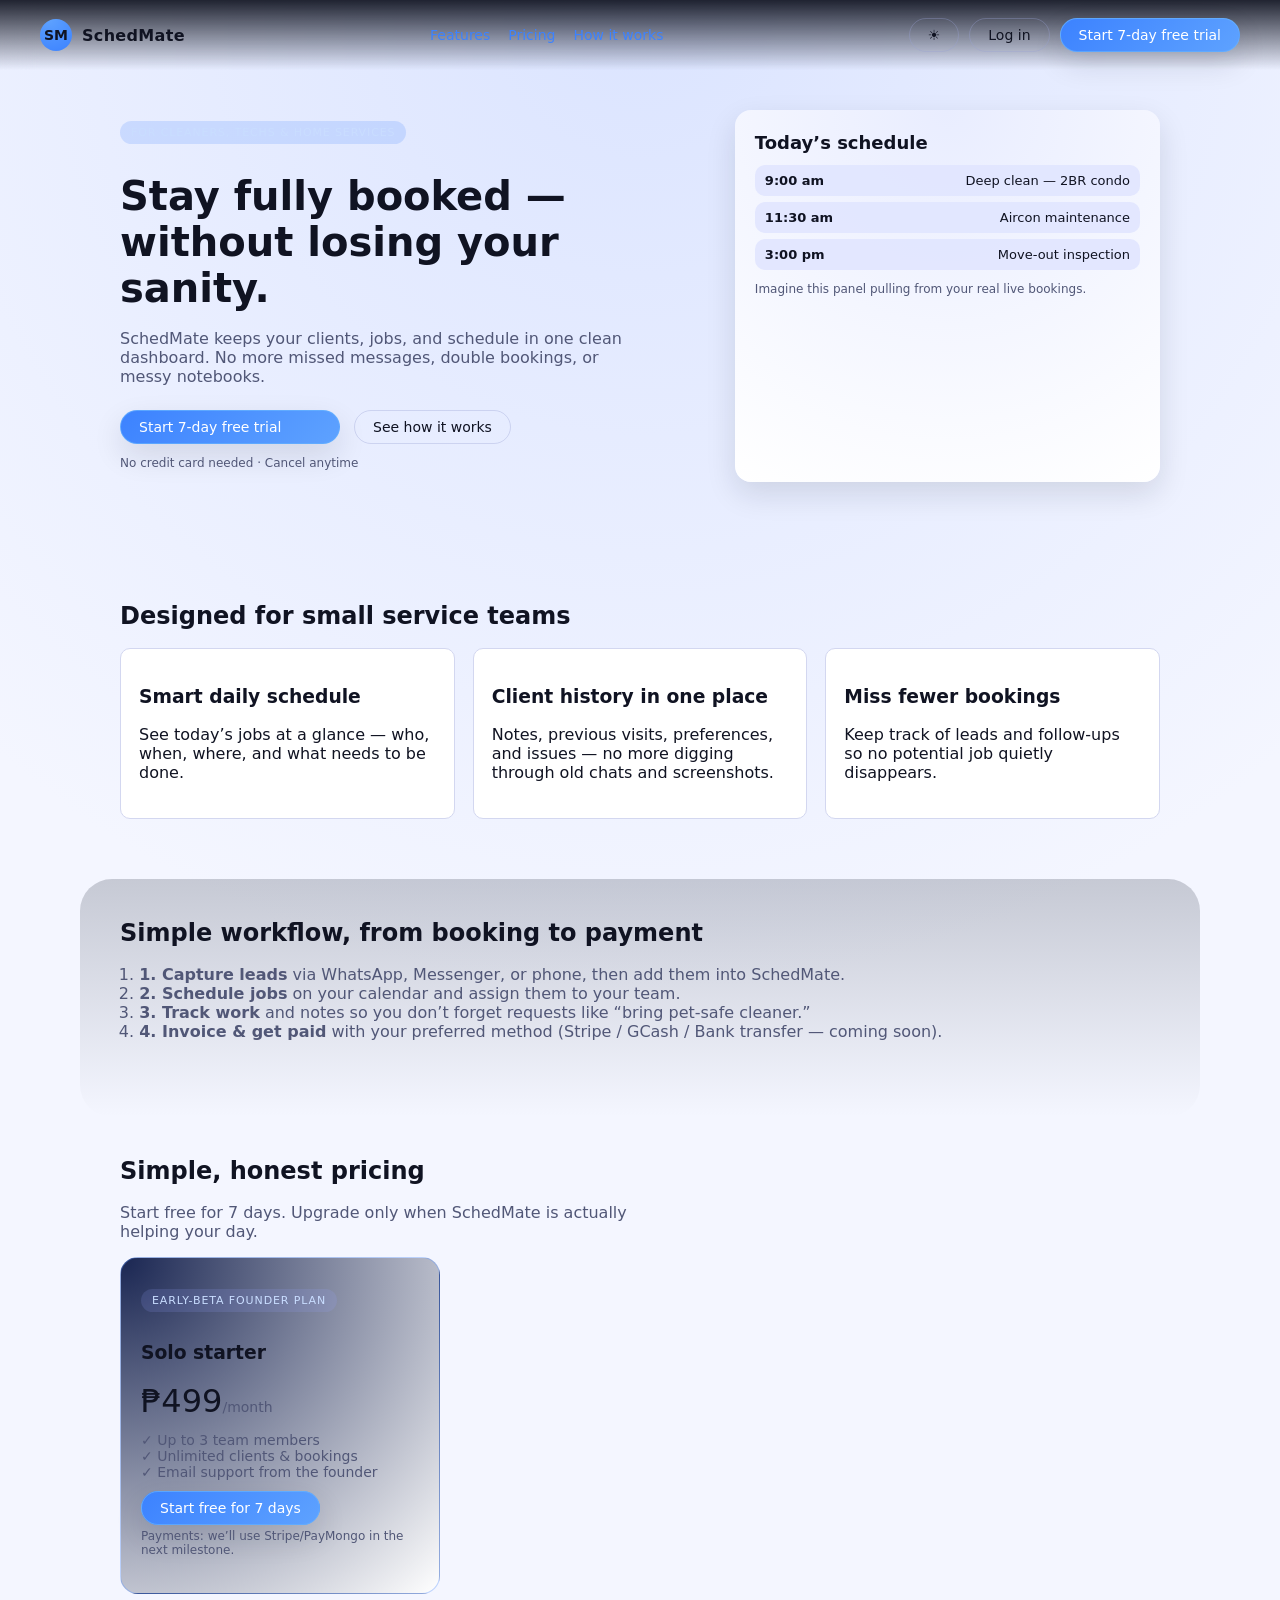
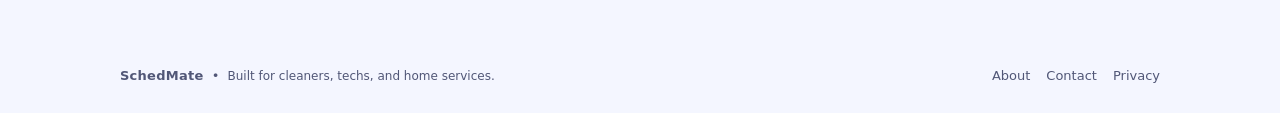
<file: SchedMate_40/index.html>
<!DOCTYPE html>
<html lang="en" data-theme="dark">
<head>
  <meta charset="UTF-8" />
  <meta name="viewport" content="width=device-width, initial-scale=1.0" />
  <meta
    name="description"
    content="SchedMate keeps your clients, jobs, and schedule in one organized dashboard."
  />
  <meta name="color-scheme" content="dark light" />
  <title>SchedMate — Stay fully booked, without losing your sanity</title>
  <link rel="stylesheet" href="./css/app.css?v=40" />
  <link rel="icon" type="image/svg+xml" href="./assets/favicon.svg" />
</head>
<body class="app-shell">
  <header class="top-nav">
    <a href="index.html" class="brand">
      <div class="brand-logo">SM</div>
      <span class="brand-name">SchedMate</span>
    </a>

    <nav class="top-nav-links">
      <a href="#features">Features</a>
      <a href="#pricing">Pricing</a>
      <a href="#how-it-works">How it works</a>
    </nav>

    <div class="top-nav-actions">
      <button id="themeToggle" class="ghost-btn" aria-label="Toggle light/dark">
        🌙
      </button>
      <a href="login.html" class="ghost-btn">Log in</a>
      <a href="signup.html" class="primary-btn">Start 7-day free trial</a>
    </div>
  </header>

  <main>
    <!-- Hero -->
    <section class="hero">
      <div class="hero-text">
        <p class="pill">For cleaners, techs & home services</p>
        <h1>Stay fully booked — without losing your sanity.</h1>
        <p class="hero-subtitle">
          SchedMate keeps your clients, jobs, and schedule in one clean dashboard.
          No more missed messages, double bookings, or messy notebooks.
        </p>

        <div class="hero-actions">
          <a href="signup.html" class="primary-btn hero-main-cta">
            Start 7-day free trial
          </a>
          <a href="#how-it-works" class="ghost-btn">See how it works</a>
        </div>

        <p class="small-text">No credit card needed · Cancel anytime</p>
      </div>

      <aside class="hero-panel" aria-label="Sample daily schedule">
        <h2>Today’s schedule</h2>
        <ul class="schedule-list">
          <li>
            <span class="time">9:00 am</span>
            <span class="job">Deep clean — 2BR condo</span>
          </li>
          <li>
            <span class="time">11:30 am</span>
            <span class="job">Aircon maintenance</span>
          </li>
          <li>
            <span class="time">3:00 pm</span>
            <span class="job">Move-out inspection</span>
          </li>
        </ul>
        <p class="small-text">
          Imagine this panel pulling from your real live bookings.
        </p>
      </aside>
    </section>

    <!-- Features -->
    <section id="features" class="section">
      <h2>Designed for small service teams</h2>
      <div class="grid-3">
        <article class="feature-card">
          <h3>Smart daily schedule</h3>
          <p>
            See today’s jobs at a glance — who, when, where, and what needs to be done.
          </p>
        </article>
        <article class="feature-card">
          <h3>Client history in one place</h3>
          <p>
            Notes, previous visits, preferences, and issues — no more digging
            through old chats and screenshots.
          </p>
        </article>
        <article class="feature-card">
          <h3>Miss fewer bookings</h3>
          <p>
            Keep track of leads and follow-ups so no potential job quietly disappears.
          </p>
        </article>
      </div>
    </section>

    <!-- How it works -->
    <section id="how-it-works" class="section section-alt">
      <h2>Simple workflow, from booking to payment</h2>
      <ol class="steps-list">
        <li><strong>1. Capture leads</strong> via WhatsApp, Messenger, or phone, then add them into SchedMate.</li>
        <li><strong>2. Schedule jobs</strong> on your calendar and assign them to your team.</li>
        <li><strong>3. Track work</strong> and notes so you don’t forget requests like “bring pet-safe cleaner.”</li>
        <li><strong>4. Invoice & get paid</strong> with your preferred method (Stripe / GCash / Bank transfer — coming soon).</li>
      </ol>
    </section>

    <!-- Pricing -->
    <section id="pricing" class="section">
      <h2>Simple, honest pricing</h2>
      <p class="section-subtitle">
        Start free for 7 days. Upgrade only when SchedMate is actually helping your day.
      </p>

      <div class="pricing-grid">
        <article class="pricing-card">
          <p class="pill pill-soft">Early-beta founder plan</p>
          <h3>Solo starter</h3>
          <p class="pricing-price">₱499<span>/month</span></p>
          <ul class="pricing-features">
            <li>✓ Up to 3 team members</li>
            <li>✓ Unlimited clients & bookings</li>
            <li>✓ Email support from the founder</li>
          </ul>
          <a href="signup.html" class="primary-btn full-width">
            Start free for 7 days
          </a>
          <p class="small-text">
            Payments: we’ll use Stripe/PayMongo in the next milestone.
          </p>
        </article>
      </div>
    </section>
  </main>

  <footer class="site-footer">
    <div class="footer-left">
      <span class="brand-name">SchedMate</span>
      <span class="dot">•</span>
      <span class="small-text">Built for cleaners, techs, and home services.</span>
    </div>
    <div class="footer-links">
      <a href="#features">About</a>
      <a href="mailto:schedmateapp@gmail.com">Contact</a>
      <a href="#">Privacy</a>
    </div>
  </footer>

  <script src="./js/theme_v40.js"></script>
</body>
</html>
</file>
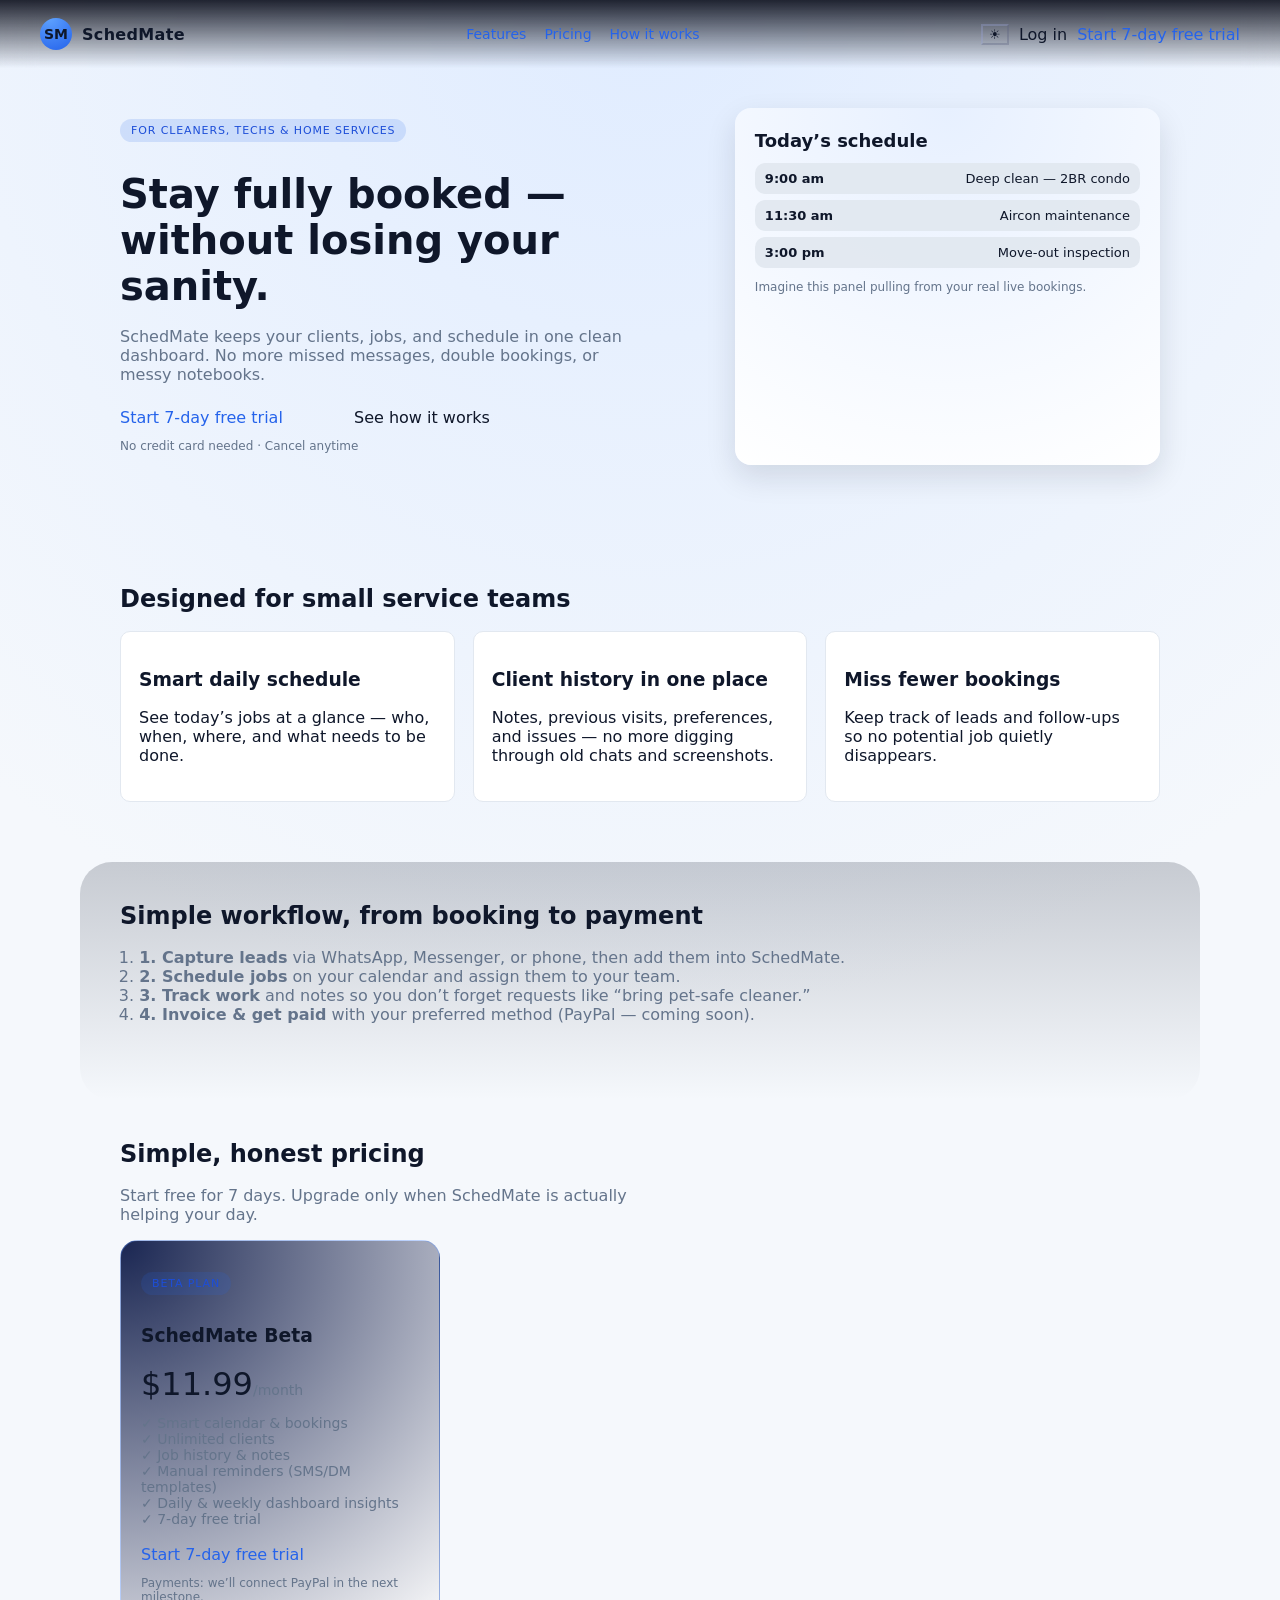
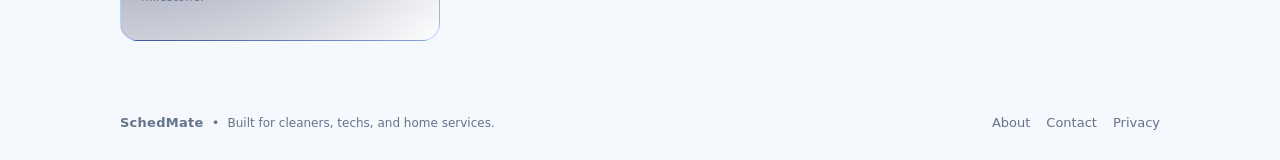
<file: SchedMate_v58_REDESIGN/index.html>
<!DOCTYPE html>
<html lang="en" data-theme="dark">
<head>
  <meta charset="UTF-8" />
  <meta name="viewport" content="width=device-width, initial-scale=1.0" />
  <meta
    name="description"
    content="SchedMate keeps your clients, jobs, and schedule in one organized dashboard."
  />
  <meta name="color-scheme" content="dark light" />
  <title>SchedMate — Stay fully booked, without losing your sanity</title>
  <link rel="stylesheet" href="./css/app.css?v=40" />
  <link rel="icon" type="image/svg+xml" href="./assets/favicon.svg" />
</head>
<body class="app-shell">
  <header class="top-nav">
    <a href="index.html" class="brand">
      <div class="brand-logo">SM</div>
      <span class="brand-name">SchedMate</span>
    </a>

    <nav class="top-nav-links">
      <a href="#features">Features</a>
      <a href="#pricing">Pricing</a>
      <a href="#how-it-works">How it works</a>
    </nav>

    <div class="top-nav-actions">
      <button id="themeToggle" class="ghost-btn" aria-label="Toggle light/dark">
        🌙
      </button>
      <a href="login.html" class="ghost-btn">Log in</a>
      <a href="signup.html" class="primary-btn">Start 7-day free trial</a>
    </div>
  </header>

  <main>
    <!-- Hero -->
    <section class="hero">
      <div class="hero-text">
        <p class="pill">For cleaners, techs & home services</p>
        <h1>Stay fully booked — without losing your sanity.</h1>
        <p class="hero-subtitle">
          SchedMate keeps your clients, jobs, and schedule in one clean dashboard.
          No more missed messages, double bookings, or messy notebooks.
        </p>

        <div class="hero-actions">
          <a href="signup.html" class="primary-btn hero-main-cta">
            Start 7-day free trial
          </a>
          <a href="#how-it-works" class="ghost-btn">See how it works</a>
        </div>

        <p class="small-text">No credit card needed · Cancel anytime</p>
      </div>

      <aside class="hero-panel" aria-label="Sample daily schedule">
        <h2>Today’s schedule</h2>
        <ul class="schedule-list">
          <li>
            <span class="time">9:00 am</span>
            <span class="job">Deep clean — 2BR condo</span>
          </li>
          <li>
            <span class="time">11:30 am</span>
            <span class="job">Aircon maintenance</span>
          </li>
          <li>
            <span class="time">3:00 pm</span>
            <span class="job">Move-out inspection</span>
          </li>
        </ul>
        <p class="small-text">
          Imagine this panel pulling from your real live bookings.
        </p>
      </aside>
    </section>

    <!-- Features -->
    <section id="features" class="section">
      <h2>Designed for small service teams</h2>
      <div class="grid-3">
        <article class="feature-card">
          <h3>Smart daily schedule</h3>
          <p>
            See today’s jobs at a glance — who, when, where, and what needs to be done.
          </p>
        </article>
        <article class="feature-card">
          <h3>Client history in one place</h3>
          <p>
            Notes, previous visits, preferences, and issues — no more digging
            through old chats and screenshots.
          </p>
        </article>
        <article class="feature-card">
          <h3>Miss fewer bookings</h3>
          <p>
            Keep track of leads and follow-ups so no potential job quietly disappears.
          </p>
        </article>
      </div>
    </section>

    <!-- How it works -->
    <section id="how-it-works" class="section section-alt">
      <h2>Simple workflow, from booking to payment</h2>
      <ol class="steps-list">
        <li><strong>1. Capture leads</strong> via WhatsApp, Messenger, or phone, then add them into SchedMate.</li>
        <li><strong>2. Schedule jobs</strong> on your calendar and assign them to your team.</li>
        <li><strong>3. Track work</strong> and notes so you don’t forget requests like “bring pet-safe cleaner.”</li>
        <li><strong>4. Invoice & get paid</strong> with your preferred method (PayPal — coming soon).</li>
      </ol>
    </section>

    <!-- Pricing -->
    <section id="pricing" class="section">
      <h2>Simple, honest pricing</h2>
      <p class="section-subtitle">
        Start free for 7 days. Upgrade only when SchedMate is actually helping your day.
      </p>

      <div class="pricing-grid">
        <article class="pricing-card">
          <p class="pill pill-soft">Beta plan</p>
          <h3>SchedMate Beta</h3>
          <p class="pricing-price">$11.99<span>/month</span></p>
          

<ul class="pricing-features">
  <li>✓ Smart calendar & bookings</li>
  <li>✓ Unlimited clients</li>
  <li>✓ Job history & notes</li>
  <li>✓ Manual reminders (SMS/DM templates)</li>
  <li>✓ Daily & weekly dashboard insights</li>
  <li>✓ 7‑day free trial</li>
</ul>


          
<div class="pricing-actions">
  
<div class="pricing-actions">
  <a href="signup.html" class="primary-btn full-width">Start 7-day free trial</a>

  <script src="https://www.paypal.com/sdk/js?client-id=AQqxQWGqapbNjplFHRPEeOXTdk_TUGDhaGhlNfH_JZq7wQdRadX_-tgfNmjzYNqw_xxYaNi2_uLmWA9J&vault=true&intent=subscription&currency=USD"></script>

  <div id="paypal-beta-subscription" style="margin-top:12px;"></div>

  <script>
    paypal.Buttons({
      createSubscription: function(data, actions) {
        return actions.subscription.create({
          plan_id: "P-TEST123456789"
        });
      },
      onApprove: function(data, actions) {
        alert("Subscription active! ID: " + data.subscriptionID);
        window.location.href = "signup.html";
      }
    }).render("#paypal-beta-subscription");
  </script>
</div>


  <!-- PayPal SDK -->
  <script src="https://www.paypal.com/sdk/js?client-id=AQqxQWGqapbNjplFHRPEeOXTdk_TUGDhaGhlNfH_JZq7wQdRadX_-tgfNmjzYNqw_xxYaNi2_uLmWA9J&vault=true&intent=subscription&currency=USD"></script>

  <div id="paypal-beta-subscription" style="margin-top:12px;"></div>

  <script>
    paypal.Buttons({
      createSubscription: function(data, actions) {
        return actions.subscription.create({
          plan_id: "P-TEST123456789"  // replace with your real PayPal Plan ID later
        });
      },
      onApprove: function(data, actions) {
        alert("Subscription active! ID: " + data.subscriptionID);
        window.location.href = "signup.html";
      }
    }).render("#paypal-beta-subscription");
  </script>
</div>

          <p class="small-text">
            Payments: we’ll connect PayPal in the next milestone.
          </p>
        </article>
      </div>
    </section>
  </main>

  <footer class="site-footer">
    <div class="footer-left">
      <span class="brand-name">SchedMate</span>
      <span class="dot">•</span>
      <span class="small-text">Built for cleaners, techs, and home services.</span>
    </div>
    <div class="footer-links">
      <a href="#features">About</a>
      <a href="mailto:schedmateapp@gmail.com">Contact</a>
      <a href="#">Privacy</a>
    </div>
  </footer>

  <script src="./js/theme.js"></script>
</body>
</html>
</file>
<file: SchedMate_40/css/app.css>
:root {
  --bg-main: #050815;
  --bg-elevated: #0b1022;
  --bg-elevated-alt: #0f1529;
  --border-subtle: #1b2340;
  --text-main: #f5f7ff;
  --text-muted: #9aa3c7;
  --accent: #3c82ff;
  --accent-soft: rgba(60, 130, 255, 0.18);
  --bg-hero-top: #1d2644;
  --bg-panel-top: #182443;
  --bg-sidebar-top: #161f3d;
  --bg-list-item: rgba(8, 15, 40, 0.9);
  --danger: #ff4c6a;
  --success: #37c977;
  --radius-lg: 16px;
  --radius-md: 10px;
  --shadow-soft: 0 20px 40px rgba(0, 0, 0, 0.35);
  --font-main: system-ui, -apple-system, BlinkMacSystemFont, "Inter", sans-serif;
}

[data-theme="light"] {
  --bg-main: #f4f6ff;
  --bg-elevated: #ffffff;
  --bg-elevated-alt: #f9faff;
  --border-subtle: #d3d7f0;
  --text-main: #101322;
  --text-muted: #515777;
  --bg-hero-top: #dbe4ff;
  --bg-panel-top: #e9edff;
  --bg-sidebar-top: #dbe4ff;
  --bg-list-item: rgba(226, 230, 255, 0.9);
  --shadow-soft: 0 12px 30px rgba(15, 23, 42, 0.12);
}

/* Global layout */

*,
*::before,
*::after {
  box-sizing: border-box;
}

html,
body {
  margin: 0;
  padding: 0;
  font-family: var(--font-main);
  color: var(--text-main);
  background: radial-gradient(circle at top, var(--bg-hero-top) 0, var(--bg-main) 55%);
  min-height: 100%;
}

a {
  color: var(--accent);
  text-decoration: none;
}

a:hover {
  text-decoration: underline;
}

button {
  font-family: inherit;
}

.app-shell,
.auth-shell,
.dashboard-shell {
  min-height: 100vh;
}

/* Top nav */

.top-nav {
  display: flex;
  align-items: center;
  justify-content: space-between;
  padding: 18px 40px;
  position: sticky;
  top: 0;
  z-index: 40;
  backdrop-filter: blur(16px);
  background: linear-gradient(to bottom, rgba(4, 7, 20, 0.88), transparent);
}

.simple-nav {
  background: none;
}

.brand {
  display: flex;
  align-items: center;
  gap: 10px;
  color: var(--text-main);
}

.brand-logo {
  width: 32px;
  height: 32px;
  border-radius: 50%;
  background: radial-gradient(circle at 30% 0, #5ea2ff, var(--accent));
  display: grid;
  place-items: center;
  font-weight: 700;
  font-size: 14px;
}

.brand-name {
  font-weight: 700;
  letter-spacing: 0.02em;
}

.top-nav-links {
  display: flex;
  gap: 18px;
  font-size: 14px;
}

.top-nav-actions {
  display: flex;
  gap: 10px;
  align-items: center;
}

/* Buttons */

.primary-btn,
.ghost-btn {
  border-radius: 999px;
  border: 1px solid transparent;
  padding: 8px 18px;
  font-size: 14px;
  cursor: pointer;
  transition: background 0.15s ease, color 0.15s ease, border-color 0.15s ease,
    transform 0.05s ease;
}

.primary-btn {
  background: linear-gradient(135deg, var(--accent), #5ea2ff);
  border-color: rgba(102, 178, 255, 0.7);
  color: #ffffff;
  box-shadow: var(--shadow-soft);
}

.primary-btn.small {
  padding: 6px 14px;
  font-size: 13px;
}

.primary-btn:hover {
  transform: translateY(-1px);
}

.ghost-btn {
  background: transparent;
  border-color: rgba(151, 162, 211, 0.35);
  color: var(--text-main);
}

.ghost-btn.small {
  padding: 6px 12px;
  font-size: 13px;
}

.ghost-btn:hover {
  background: rgba(151, 162, 211, 0.1);
}

.full-width {
  width: 100%;
}

/* Pills */

.pill {
  display: inline-flex;
  padding: 5px 11px;
  border-radius: 999px;
  background: var(--accent-soft);
  color: #c9ddff;
  font-size: 11px;
  letter-spacing: 0.08em;
  text-transform: uppercase;
}

.pill-soft {
  background: rgba(148, 163, 255, 0.16);
}

/* Hero */

.hero {
  display: grid;
  grid-template-columns: minmax(0, 1.6fr) minmax(0, 1.2fr);
  gap: 48px;
  padding: 40px 40px 80px;
  max-width: 1120px;
  margin: 0 auto;
}

.hero-text h1 {
  font-size: clamp(32px, 4vw, 40px);
  margin: 18px 0;
}

.hero-subtitle {
  color: var(--text-muted);
  max-width: 32rem;
}

.hero-actions {
  margin-top: 24px;
  display: flex;
  gap: 14px;
}

.hero-main-cta {
  min-width: 220px;
}

.hero-panel {
  background: radial-gradient(circle at top, var(--bg-panel-top), var(--bg-elevated));
  border-radius: var(--radius-lg);
  padding: 22px 20px;
  box-shadow: var(--shadow-soft);
}

.hero-panel h2 {
  margin-top: 0;
  margin-bottom: 12px;
  font-size: 18px;
}

.schedule-list {
  list-style: none;
  margin: 0;
  padding: 0;
}

.schedule-list li {
  display: flex;
  justify-content: space-between;
  padding: 8px 10px;
  border-radius: 10px;
  background: var(--bg-list-item);
  margin-bottom: 6px;
}

.schedule-list .time {
  font-weight: 600;
  font-size: 13px;
}

.schedule-list .job {
  font-size: 13px;
}

/* Sections */

.section {
  padding: 40px 40px 60px;
  max-width: 1120px;
  margin: 0 auto;
}

.section-alt {
  background: linear-gradient(to bottom, rgba(15, 23, 42, 0.2), transparent);
  border-radius: 32px;
}

.section h2 {
  margin-top: 0;
  margin-bottom: 18px;
}

.section-subtitle {
  color: var(--text-muted);
  max-width: 32rem;
}

/* Grid */

.grid-3 {
  display: grid;
  grid-template-columns: repeat(auto-fit, minmax(220px, 1fr));
  gap: 18px;
}

.feature-card {
  background: var(--bg-elevated);
  border-radius: var(--radius-md);
  padding: 18px 18px 20px;
  border: 1px solid var(--border-subtle);
}

/* Steps */

.steps-list {
  padding-left: 1.2rem;
  color: var(--text-muted);
}

/* Pricing */

.pricing-grid {
  display: flex;
  flex-wrap: wrap;
  gap: 20px;
}

.pricing-card {
  background: radial-gradient(circle at top left, #1a2652, var(--bg-elevated));
  border-radius: 18px;
  padding: 20px 20px 24px;
  border: 1px solid rgba(95, 151, 255, 0.4);
  max-width: 320px;
}

.pricing-price {
  font-size: 32px;
  margin: 12px 0;
}

.pricing-price span {
  font-size: 14px;
  color: var(--text-muted);
}

.pricing-features {
  list-style: none;
  padding: 0;
  margin: 12px 0 18px;
  color: var(--text-muted);
  font-size: 14px;
}

/* Footer */

.site-footer {
  max-width: 1120px;
  margin: 0 auto 30px;
  padding: 14px 40px 0;
  display: flex;
  justify-content: space-between;
  gap: 12px;
  font-size: 13px;
  color: var(--text-muted);
}

.site-footer a {
  color: var(--text-muted);
}

.footer-links {
  display: flex;
  gap: 16px;
}

.dot {
  margin: 0 4px;
}

/* Auth */

.auth-main {
  min-height: calc(100vh - 70px);
  display: grid;
  place-items: center;
  padding: 24px 16px 40px;
}

.auth-card {
  background: var(--bg-elevated);
  border-radius: var(--radius-lg);
  padding: 28px 26px;
  max-width: 420px;
  width: 100%;
  border: 1px solid var(--border-subtle);
  box-shadow: var(--shadow-soft);
}

.auth-card h1 {
  margin-top: 12px;
  margin-bottom: 12px;
}

.auth-subtitle {
  color: var(--text-muted);
  font-size: 14px;
  margin-bottom: 16px;
}

.form {
  display: flex;
  flex-direction: column;
  gap: 12px;
  margin-top: 8px;
}

.form label {
  display: flex;
  flex-direction: column;
  font-size: 13px;
  gap: 4px;
}

.form input,
.form textarea {
  border-radius: 10px;
  border: 1px solid var(--border-subtle);
  padding: 8px 10px;
  font-size: 14px;
  background: var(--bg-elevated-alt);
  color: var(--text-main);
}

.form textarea {
  resize: vertical;
}

.form-helper {
  font-size: 13px;
  margin-top: 6px;
}

.form-footer {
  font-size: 13px;
  margin-top: 10px;
  color: var(--text-muted);
}

.form-error {
  margin-top: 8px;
  color: var(--danger);
  font-size: 13px;
}

.form-success {
  margin-top: 8px;
  color: var(--success);
  font-size: 13px;
}

.form-actions {
  display: flex;
  align-items: center;
  gap: 12px;
}

/* Dashboard layout */

.dashboard-shell {
  display: grid;
  grid-template-columns: 250px minmax(0, 1fr);
  min-height: 100vh;
}

.sidebar {
  background: radial-gradient(circle at top, var(--bg-sidebar-top), var(--bg-main));
  border-right: 1px solid var(--border-subtle);
  display: flex;
  flex-direction: column;
  padding: 18px 18px;
}

.sidebar-header {
  display: flex;
  gap: 12px;
  align-items: center;
  margin-bottom: 24px;
}

.sidebar-title span {
  font-weight: 600;
}

.sidebar-title small {
  font-size: 12px;
  color: var(--text-muted);
}

.sidebar-nav {
  display: flex;
  flex-direction: column;
  gap: 6px;
}

.sidebar-link {
  border-radius: 10px;
  padding: 8px 10px;
  border: none;
  text-align: left;
  background: transparent;
  color: var(--text-muted);
  cursor: pointer;
  font-size: 14px;
}

.sidebar-link.active {
  background: var(--accent-soft);
  color: var(--text-main);
}

.sidebar-footer {
  margin-top: auto;
  font-size: 12px;
  color: var(--text-muted);
}

/* Main panel */

.main-panel {
  display: flex;
  flex-direction: column;
}

.view {
  display: none;
}

.view.active {
  display: block;
}

.main-header {
  padding: 16px 22px;
  display: flex;
  justify-content: space-between;
  align-items: center;
  border-bottom: 1px solid var(--border-subtle);
}

.main-header-left h1 {
  margin: 0 0 4px;
  font-size: 20px;
}

.main-header-left p {
  margin: 0;
  font-size: 13px;
  color: var(--text-muted);
}

.main-header-right {
  display: flex;
  gap: 10px;
  align-items: center;
}

.user-email {
  font-size: 13px;
  color: var(--text-muted);
}

/* Content */

.main-content {
  padding: 18px 22px 30px;
  display: flex;
  flex-direction: column;
  gap: 16px;
}

/* Cards */

.card {
  background: var(--bg-elevated);
  border-radius: var(--radius-lg);
  padding: 16px 16px 18px;
  border: 1px solid var(--border-subtle);
  box-shadow: var(--shadow-soft);
}

.card-header {
  display: flex;
  justify-content: space-between;
  align-items: center;
  gap: 10px;
  margin-bottom: 10px;
}

.card-subtitle {
  margin: 2px 0 0;
  font-size: 13px;
  color: var(--text-muted);
}

/* Layout helpers */

.two-column {
  display: grid;
  grid-template-columns: minmax(0, 1.6fr) minmax(0, 1.1fr);
  gap: 16px;
}

.two-column-form {
  display: grid;
  grid-template-columns: repeat(auto-fit, minmax(220px, 1fr));
  gap: 12px 18px;
}

/* Lists & table */

.empty-state {
  font-size: 13px;
  color: var(--text-muted);
}

.list {
  list-style: none;
  margin: 8px 0 0;
  padding: 0;
  font-size: 14px;
}

.list li {
  padding: 8px 0;
  border-bottom: 1px solid rgba(148, 163, 255, 0.12);
}

.table {
  width: 100%;
  border-collapse: collapse;
  font-size: 13px;
}

.table th,
.table td {
  padding: 8px 6px;
  text-align: left;
  border-bottom: 1px solid rgba(148, 163, 255, 0.12);
}

.table th {
  color: var(--text-muted);
  font-weight: 500;
}

/* Tutorial banner */

.tutorial-banner {
  display: flex;
  justify-content: space-between;
  gap: 16px;
  padding: 12px 14px;
  background: linear-gradient(120deg, rgba(76, 175, 80, 0.12), var(--bg-elevated));
  border-radius: 14px;
  border: 1px solid rgba(55, 200, 119, 0.4);
}

.tutorial-banner h2 {
  margin: 0 0 4px;
}

.tutorial-steps {
  margin: 4px 0 0;
  padding-left: 18px;
  font-size: 13px;
  color: var(--text-muted);
}

/* Modal (dialog element) */

.modal {
  border: none;
  padding: 0;
  background: transparent;
}

.modal::backdrop {
  background: rgba(15, 23, 42, 0.7);
}

.modal-inner {
  background: var(--bg-elevated);
  border-radius: var(--radius-lg);
  padding: 16px 16px 14px;
  border: 1px solid var(--border-subtle);
}

.modal-header h2 {
  margin: 0 0 8px;
}

.modal-body {
  display: flex;
  flex-direction: column;
  gap: 10px;
}

.modal-footer {
  margin-top: 12px;
  display: flex;
  justify-content: flex-end;
  gap: 8px;
}

/* Utility */

.small-text {
  font-size: 12px;
  color: var(--text-muted);
}

/* Responsive tweaks */

@media (max-width: 900px) {
  .dashboard-shell {
    grid-template-columns: 1fr;
  }

  .sidebar {
    flex-direction: row;
    align-items: center;
    gap: 14px;
    padding: 10px 14px;
  }

  .sidebar-nav {
    flex-direction: row;
    gap: 8px;
  }

  .sidebar-footer {
    display: none;
  }

  .main-header {
    padding-inline: 14px;
  }

  .main-content,
  .section,
  .hero {
    padding-inline: 16px;
  }

  .hero {
    grid-template-columns: 1fr;
    padding-top: 24px;
  }

  .two-column {
    grid-template-columns: 1fr;
  }
}
</file>
<file: SchedMate_v58_REDESIGN/css/app.css>
:root {
  --bg-main: #1E293B;
  --bg-card: #334155;
  --bg-elevated: #1F2937;
  --bg-elevated-alt: #0F172A;
  --border-subtle: #475569;
  --text-main: #F1F5F9;
  --text-muted: #CBD5E1;
  --accent: #3B82F6;
  --accent-soft: rgba(59, 130, 246, 0.22);
  --bg-hero-top: #0F172A;
  --bg-panel-top: #1E293B;
  --bg-sidebar-top: #0F172A;
  --bg-list-item: rgba(15, 23, 42, 0.9);
  --danger: #FF4C6A;
  --success: #22C55E;
  --radius-lg: 16px;
  --radius-md: 10px;
  --shadow-soft: 0 20px 40px rgba(0, 0, 0, 0.35);
  --font-main: system-ui, -apple-system, BlinkMacSystemFont, "Inter", sans-serif;
}

[data-theme="light"] {
  --bg-main: #F5F8FC;
  --bg-card: #FFFFFF;
  --bg-elevated: #FFFFFF;
  --bg-elevated-alt: #F8FAFC;
  --border-subtle: #E2E8F0;
  --text-main: #0F172A;
  --text-muted: #64748B;
  --accent: #2563EB;
  --accent-soft: rgba(37, 99, 235, 0.18);
  --bg-hero-top: #E0ECFF;
  --bg-panel-top: #E7F0FF;
  --bg-sidebar-top: #FFFFFF;
  --bg-list-item: rgba(226, 232, 240, 0.9);
  --shadow-soft: 0 12px 30px rgba(15, 23, 42, 0.12);
}

/* Global layout */

*,
*::before,
*::after {
  box-sizing: border-box;
}

html,
body {
  margin: 0;
  padding: 0;
  font-family: var(--font-main);
  color: var(--text-main);
  background: radial-gradient(circle at top, var(--bg-hero-top) 0, var(--bg-main) 55%);
  min-height: 100%;
}

a {
  color: var(--accent);
  text-decoration: none;
}

a:hover {
  text-decoration: underline;
}

button {
  font-family: inherit;
}

.app-shell,
.auth-shell,
.dashboard-shell {
  min-height: 100vh;
}

/* Top nav */

.top-nav {
  display: flex;
  align-items: center;
  justify-content: space-between;
  padding: 18px 40px;
  position: sticky;
  top: 0;
  z-index: 40;
  backdrop-filter: blur(16px);
  background: linear-gradient(to bottom, rgba(4, 7, 20, 0.88), transparent);
}

.simple-nav {
  background: none;
}

.brand {
  display: flex;
  align-items: center;
  gap: 10px;
  color: var(--text-main);
}

.brand-logo {
  width: 32px;
  height: 32px;
  border-radius: 50%;
  background: radial-gradient(circle at 30% 0, #5ea2ff, var(--accent));
  display: grid;
  place-items: center;
  font-weight: 700;
  font-size: 14px;
}

.brand-name {
  font-weight: 700;
  letter-spacing: 0.02em;
}

.top-nav-links {
  display: flex;
  gap: 18px;
  font-size: 14px;
}

.top-nav-actions {
  display: flex;
  gap: 10px;
  align-items: center;
}

/* Buttons */

Hpx;
  border: 1px solid transparent;
  padding: 8px 18px;
  font-size: 14px;
  cursor: pointer;
  transition: background 0.15s ease, color 0.15s ease, border-color 0.15s ease,
    transform 0.05s ease;
}

.primary-btn {
  background: linear-gradient(135deg, var(--accent), #5ea2ff);
  border-color: rgba(102, 178, 255, 0.7);
  color: #ffffff;
  box-shadow: var(--shadow-soft);
}

.primary-btn.small {
  padding: 6px 14px;
  font-size: 13px;
}

.primary-btn:hover {
  transform: translateY(-1px);
}

.ghost-btn {
  background: transparent;
  border-color: rgba(151, 162, 211, 0.35);
  color: var(--text-main);
}

.ghost-btn.small {
  padding: 6px 12px;
  font-size: 13px;
}

.ghost-btn:hover {
  background: rgba(151, 162, 211, 0.1);
}

.full-width {
  width: 100%;
}

/* Pills */

.pill {
  display: inline-flex;
  padding: 5px 11px;
  border-radius: 999px;
  background: var(--accent-soft);
  color: #c9ddff;
  font-size: 11px;
  letter-spacing: 0.08em;
  text-transform: uppercase;
}

.pill-soft {
  background: rgba(148, 163, 255, 0.16);
}

/* Hero */

.hero {
  display: grid;
  grid-template-columns: minmax(0, 1.6fr) minmax(0, 1.2fr);
  gap: 48px;
  padding: 40px 40px 80px;
  max-width: 1120px;
  margin: 0 auto;
}

.hero-text h1 {
  font-size: clamp(32px, 4vw, 40px);
  margin: 18px 0;
}

.hero-subtitle {
  color: var(--text-muted);
  max-width: 32rem;
}

.hero-actions {
  margin-top: 24px;
  display: flex;
  gap: 14px;
}

.hero-main-cta {
  min-width: 220px;
}

.hero-panel {
  background: radial-gradient(circle at top, var(--bg-panel-top), var(--bg-elevated));
  border-radius: var(--radius-lg);
  padding: 22px 20px;
  box-shadow: var(--shadow-soft);
}

.hero-panel h2 {
  margin-top: 0;
  margin-bottom: 12px;
  font-size: 18px;
}

.schedule-list {
  list-style: none;
  margin: 0;
  padding: 0;
}

.schedule-list li {
  display: flex;
  justify-content: space-between;
  padding: 8px 10px;
  border-radius: 10px;
  background: var(--bg-list-item);
  margin-bottom: 6px;
}

.schedule-list .time {
  font-weight: 600;
  font-size: 13px;
}

.schedule-list .job {
  font-size: 13px;
}

/* Sections */

.section {
  padding: 40px 40px 60px;
  max-width: 1120px;
  margin: 0 auto;
}

.section-alt {
  background: linear-gradient(to bottom, rgba(15, 23, 42, 0.2), transparent);
  border-radius: 32px;
}

.section h2 {
  margin-top: 0;
  margin-bottom: 18px;
}

.section-subtitle {
  color: var(--text-muted);
  max-width: 32rem;
}

/* Grid */

.grid-3 {
  display: grid;
  grid-template-columns: repeat(auto-fit, minmax(220px, 1fr));
  gap: 18px;
}

.feature-card {
  background: var(--bg-elevated);
  border-radius: var(--radius-md);
  padding: 18px 18px 20px;
  border: 1px solid var(--border-subtle);
}

/* Steps */

.steps-list {
  padding-left: 1.2rem;
  color: var(--text-muted);
}

/* Pricing */

.pricing-grid {
  display: flex;
  flex-wrap: wrap;
  gap: 20px;
}

.pricing-card {
  background: radial-gradient(circle at top left, #1a2652, var(--bg-elevated));
  border-radius: 18px;
  padding: 20px 20px 24px;
  border: 1px solid rgba(95, 151, 255, 0.4);
  max-width: 320px;
}

.pricing-price {
  font-size: 32px;
  margin: 12px 0;
}

.pricing-price span {
  font-size: 14px;
  color: var(--text-muted);
}

.pricing-features {
  list-style: none;
  padding: 0;
  margin: 12px 0 18px;
  color: var(--text-muted);
  font-size: 14px;
}

/* Footer */

.site-footer {
  max-width: 1120px;
  margin: 0 auto 30px;
  padding: 14px 40px 0;
  display: flex;
  justify-content: space-between;
  gap: 12px;
  font-size: 13px;
  color: var(--text-muted);
}

.site-footer a {
  color: var(--text-muted);
}

.footer-links {
  display: flex;
  gap: 16px;
}

.dot {
  margin: 0 4px;
}

/* Auth */

.auth-main {
  min-height: calc(100vh - 70px);
  display: grid;
  place-items: center;
  padding: 24px 16px 40px;
}

.auth-card {
  background: var(--bg-elevated);
  border-radius: var(--radius-lg);
  padding: 28px 26px;
  max-width: 420px;
  width: 100%;
  border: 1px solid var(--border-subtle);
  box-shadow: var(--shadow-soft);
}

.auth-card h1 {
  margin-top: 12px;
  margin-bottom: 12px;
}

.auth-subtitle {
  color: var(--text-muted);
  font-size: 14px;
  margin-bottom: 16px;
}

.form {
  display: flex;
  flex-direction: column;
  gap: 12px;
  margin-top: 8px;
}

.form label {
  display: flex;
  flex-direction: column;
  font-size: 13px;
  gap: 4px;
}

.form input,
.form textarea {
  border-radius: 10px;
  border: 1px solid var(--border-subtle);
  padding: 8px 10px;
  font-size: 14px;
  background: var(--bg-elevated-alt);
  color: var(--text-main);
}

.form textarea {
  resize: vertical;
}

.form-helper {
  font-size: 13px;
  margin-top: 6px;
}

.form-footer {
  font-size: 13px;
  margin-top: 10px;
  color: var(--text-muted);
}

.form-error {
  margin-top: 8px;
  color: var(--danger);
  font-size: 13px;
}

.form-success {
  margin-top: 8px;
  color: var(--success);
  font-size: 13px;
}

.form-actions {
  display: flex;
  align-items: center;
  gap: 12px;
}

/* Dashboard layout */

.dashboard-shell {
  display: grid;
  grid-template-columns: 250px minmax(0, 1fr);
  min-height: 100vh;
}

.sidebar {
  background: radial-gradient(circle at top, var(--bg-sidebar-top), var(--bg-main));
  border-right: 1px solid var(--border-subtle);
  display: flex;
  flex-direction: column;
  padding: 18px 18px;
}

.sidebar-header {
  display: flex;
  gap: 12px;
  align-items: center;
  margin-bottom: 24px;
}

.sidebar-title span {
  font-weight: 600;
}

.sidebar-title small {
  font-size: 12px;
  color: var(--text-muted);
}

.sidebar-nav {
  display: flex;
  flex-direction: column;
  gap: 6px;
}

.sidebar-link {
  border-radius: 10px;
  padding: 8px 10px;
  border: none;
  text-align: left;
  background: transparent;
  color: var(--text-muted);
  cursor: pointer;
  font-size: 14px;
}

.sidebar-link.active {
  background: var(--accent-soft);
  color: var(--text-main);
}

.sidebar-footer {
  margin-top: auto;
  font-size: 12px;
  color: var(--text-muted);
}

/* Main panel */

.main-panel {
  display: flex;
  flex-direction: column;
}

.view {
  display: none;
}

.view.active {
  display: block;
}

.main-header {
  padding: 16px 22px;
  display: flex;
  justify-content: space-between;
  align-items: center;
  border-bottom: 1px solid var(--border-subtle);
}

.main-header-left h1 {
  margin: 0 0 4px;
  font-size: 20px;
}

.main-header-left p {
  margin: 0;
  font-size: 13px;
  color: var(--text-muted);
}

.main-header-right {
  display: flex;
  gap: 10px;
  align-items: center;
}

.user-email {
  font-size: 13px;
  color: var(--text-muted);
}

/* Content */

.main-content {
  padding: 18px 22px 30px;
  display: flex;
  flex-direction: column;
  gap: 16px;
}

/* Cards */

.card {
  background: var(--bg-elevated);
  border-radius: var(--radius-lg);
  padding: 16px 16px 18px;
  border: 1px solid var(--border-subtle);
  box-shadow: var(--shadow-soft);
}

.card-header {
  display: flex;
  justify-content: space-between;
  align-items: center;
  gap: 10px;
  margin-bottom: 10px;
}

.card-subtitle {
  margin: 2px 0 0;
  font-size: 13px;
  color: var(--text-muted);
}

/* Layout helpers */

.two-column {
  display: grid;
  grid-template-columns: minmax(0, 1.6fr) minmax(0, 1.1fr);
  gap: 16px;
}

.two-column-form {
  display: grid;
  grid-template-columns: repeat(auto-fit, minmax(220px, 1fr));
  gap: 12px 18px;
}

/* Lists & table */

.empty-state {
  font-size: 13px;
  color: var(--text-muted);
}

.list {
  list-style: none;
  margin: 8px 0 0;
  padding: 0;
  font-size: 14px;
}

.list li {
  padding: 8px 0;
  border-bottom: 1px solid rgba(148, 163, 255, 0.12);
}

.table {
  width: 100%;
  border-collapse: collapse;
  font-size: 13px;
}

.table th,
.table td {
  padding: 8px 6px;
  text-align: left;
  border-bottom: 1px solid rgba(148, 163, 255, 0.12);
}

.table th {
  color: var(--text-muted);
  font-weight: 500;
}

/* Tutorial banner */

.tutorial-banner {
  display: flex;
  justify-content: space-between;
  gap: 16px;
  padding: 12px 14px;
  background: linear-gradient(120deg, rgba(76, 175, 80, 0.12), var(--bg-elevated));
  border-radius: 14px;
  border: 1px solid rgba(55, 200, 119, 0.4);
}

.tutorial-banner h2 {
  margin: 0 0 4px;
}

.tutorial-steps {
  margin: 4px 0 0;
  padding-left: 18px;
  font-size: 13px;
  color: var(--text-muted);
}

/* Modal (dialog element) */

.modal {
  border: none;
  padding: 0;
  background: transparent;
}

.modal::backdrop {
  background: rgba(15, 23, 42, 0.7);
}

.modal-inner {
  background: var(--bg-elevated);
  border-radius: var(--radius-lg);
  padding: 16px 16px 14px;
  border: 1px solid var(--border-subtle);
}

.modal-header h2 {
  margin: 0 0 8px;
}

.modal-body {
  display: flex;
  flex-direction: column;
  gap: 10px;
}

.modal-footer {
  margin-top: 12px;
  display: flex;
  justify-content: flex-end;
  gap: 8px;
}

/* Utility */

.small-text {
  font-size: 12px;
  color: var(--text-muted);
}

/* Responsive tweaks */

@media (max-width: 900px) {
  .dashboard-shell {
    grid-template-columns: 1fr;
  }

  .sidebar {
    flex-direction: row;
    align-items: center;
    gap: 14px;
    padding: 10px 14px;
  }

  .sidebar-nav {
    flex-direction: row;
    gap: 8px;
  }

  .sidebar-footer {
    display: none;
  }

  .main-header {
    padding-inline: 14px;
  }

  .main-content,
  .section,
  .hero {
    padding-inline: 16px;
  }

  .hero {
    grid-template-columns: 1fr;
    padding-top: 24px;
  }

  .two-column {
    grid-template-columns: 1fr;
  }
}


/* Improve pill contrast in light mo
/* Pill color contrast for theme toggle */
[data-theme="light"] .pill {
  background: rgba(37, 99, 235, 0.12);
  color: #1d4ed8;
}

[data-theme="dark"] .pill {
  background: rgba(37, 99, 235, 0.35);
  color: #c9ddff;
}


/* Pill visibility fix */
[data-theme="light"] .pill {
  background: rgba(37,99,235,0.15);
  color: #1d4ed8 !important;
}


/* Pill visibility fix v44 regenerated */
[data-theme="light"] .pill {
  background: rgba(37,99,235,0.15) !important;
  color: #1d4ed8 !important;
}
</file>
